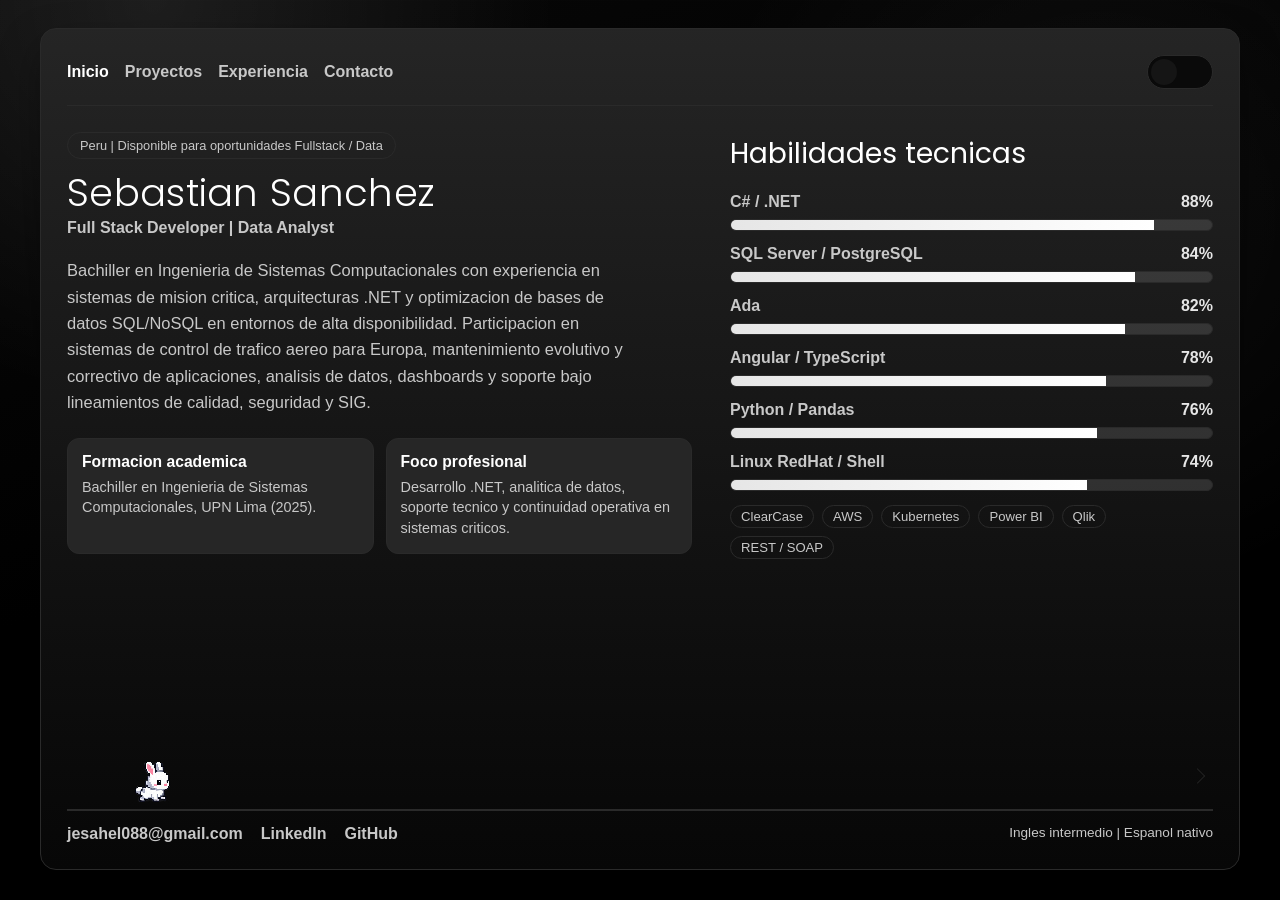
<file: index.html>
<!DOCTYPE html>
<html lang="es">
<head>
    <meta charset="UTF-8">
    <meta name="viewport" content="width=device-width, initial-scale=1.0">
    <title>Sebastian Jesahel | Inicio</title>
    <link rel="icon" type="image/svg+xml" href="img/favicon.svg">
    <link rel="prefetch" href="proyectos.html" as="document">
    <link rel="prefetch" href="experiencia.html" as="document">
    <link rel="prefetch" href="contacto.html" as="document">
    <link href="https://fonts.googleapis.com/css2?family=Poppins:wght@300;400;600&display=swap" rel="stylesheet">
    <link rel="stylesheet" href="Css/styles-menu.css">
</head>
<body class="menu-page dark-mode">
    <section class="nombre" id="intro">
        <div class="titulo-intro">
            <h1>Sebastian Sanchez</h1>
            <span class="linea-intro"></span>
            <p class="subtitulo-intro">Portafolio</p>
        </div>
    </section>

    <main class="contenido-menu">
        <section class="panel-principal">
            <header class="panel-top">
                <nav class="menu-links" aria-label="Navegacion principal">
                    <a href="index.html" class="is-active">Inicio</a>
                    <a href="proyectos.html">Proyectos</a>
                    <a href="experiencia.html">Experiencia</a>
                    <a href="contacto.html">Contacto</a>
                </nav>

                <label class="theme-toggle" for="theme-toggle" aria-label="Cambiar tema">
                    <input id="theme-toggle" type="checkbox">
                    <span class="track">
                        <span class="thumb"></span>
                    </span>
                </label>
            </header>

            <div class="panel-content">
                <article class="perfil reveal">
                    <span class="status-chip">Peru | Disponible para oportunidades Fullstack / Data</span>
                    <h1>Sebastian Sanchez</h1>
                    <p class="rol">Full Stack Developer | Data Analyst</p>
                    <p class="descripcion">
                        Bachiller en Ingenieria de Sistemas Computacionales con experiencia en sistemas de mision critica,
                        arquitecturas .NET y optimizacion de bases de datos SQL/NoSQL en entornos de alta disponibilidad.
                        Participacion en sistemas de control de trafico aereo para Europa, mantenimiento evolutivo y correctivo
                        de aplicaciones, analisis de datos, dashboards y soporte bajo lineamientos de calidad, seguridad y SIG.
                    </p>

                    <div class="quick-metrics">
                        <article class="metric-card">
                            <h3>Formacion academica</h3>
                            <p>Bachiller en Ingenieria de Sistemas Computacionales, UPN Lima (2025).</p>
                        </article>
                        <article class="metric-card">
                            <h3>Foco profesional</h3>
                            <p>Desarrollo .NET, analitica de datos, soporte tecnico y continuidad operativa en sistemas criticos.</p>
                        </article>
                    </div>
                </article>

                <aside class="habilidades reveal">
                    <h2>Habilidades tecnicas</h2>
                    <ul class="skills-list">
                        <li class="skill-item" data-level="88">
                            <div class="skill-head"><span>C# / .NET</span><span class="skill-value">88%</span></div>
                            <div class="bar"><span class="bar-fill"></span></div>
                        </li>
                        <li class="skill-item" data-level="84">
                            <div class="skill-head"><span>SQL Server / PostgreSQL</span><span class="skill-value">84%</span></div>
                            <div class="bar"><span class="bar-fill"></span></div>
                        </li>
                        <li class="skill-item" data-level="82">
                            <div class="skill-head"><span>Ada</span><span class="skill-value">82%</span></div>
                            <div class="bar"><span class="bar-fill"></span></div>
                        </li>
                        <li class="skill-item" data-level="78">
                            <div class="skill-head"><span>Angular / TypeScript</span><span class="skill-value">78%</span></div>
                            <div class="bar"><span class="bar-fill"></span></div>
                        </li>
                        <li class="skill-item" data-level="76">
                            <div class="skill-head"><span>Python / Pandas</span><span class="skill-value">76%</span></div>
                            <div class="bar"><span class="bar-fill"></span></div>
                        </li>
                        <li class="skill-item" data-level="74">
                            <div class="skill-head"><span>Linux RedHat / Shell</span><span class="skill-value">74%</span></div>
                            <div class="bar"><span class="bar-fill"></span></div>
                        </li>
                    </ul>

                    <ul class="project-tags stack-cloud">
                        <li>ClearCase</li>
                        <li>AWS</li>
                        <li>Kubernetes</li>
                        <li>Power BI</li>
                        <li>Qlik</li>
                        <li>REST / SOAP</li>
                    </ul>
                </aside>
            </div>

            <div class="rabbit-lane" data-rabbit-lane aria-label="Pista decorativa">
                <button class="pixel-rabbit" type="button" aria-label="Conejo pixelado interactivo">
                    <span class="rabbit-sprite" aria-hidden="true"></span>
                </button>
            </div>

            <footer class="panel-footer" id="contacto">
                <a href="mailto:jesahel088@gmail.com">jesahel088@gmail.com</a>
                <a href="https://linkedin.com/in/sebastianjesahel" target="_blank" rel="noreferrer">LinkedIn</a>
                <a href="https://github.com/SebastianJesahel08" target="_blank" rel="noreferrer">GitHub</a>
                <span class="foot-note">Ingles intermedio | Espanol nativo</span>
            </footer>
        </section>
    </main>

    <script src="js/theme.js"></script>
    <script src="js/script.js"></script>
    <script src="js/menu.js"></script>
    <script src="js/contacto.js"></script>
    <script src="js/ui.js"></script>
    <script src="js/rabbit.js"></script>
    <script src="js/spa-router.js"></script>
</body>
</html>
</file>
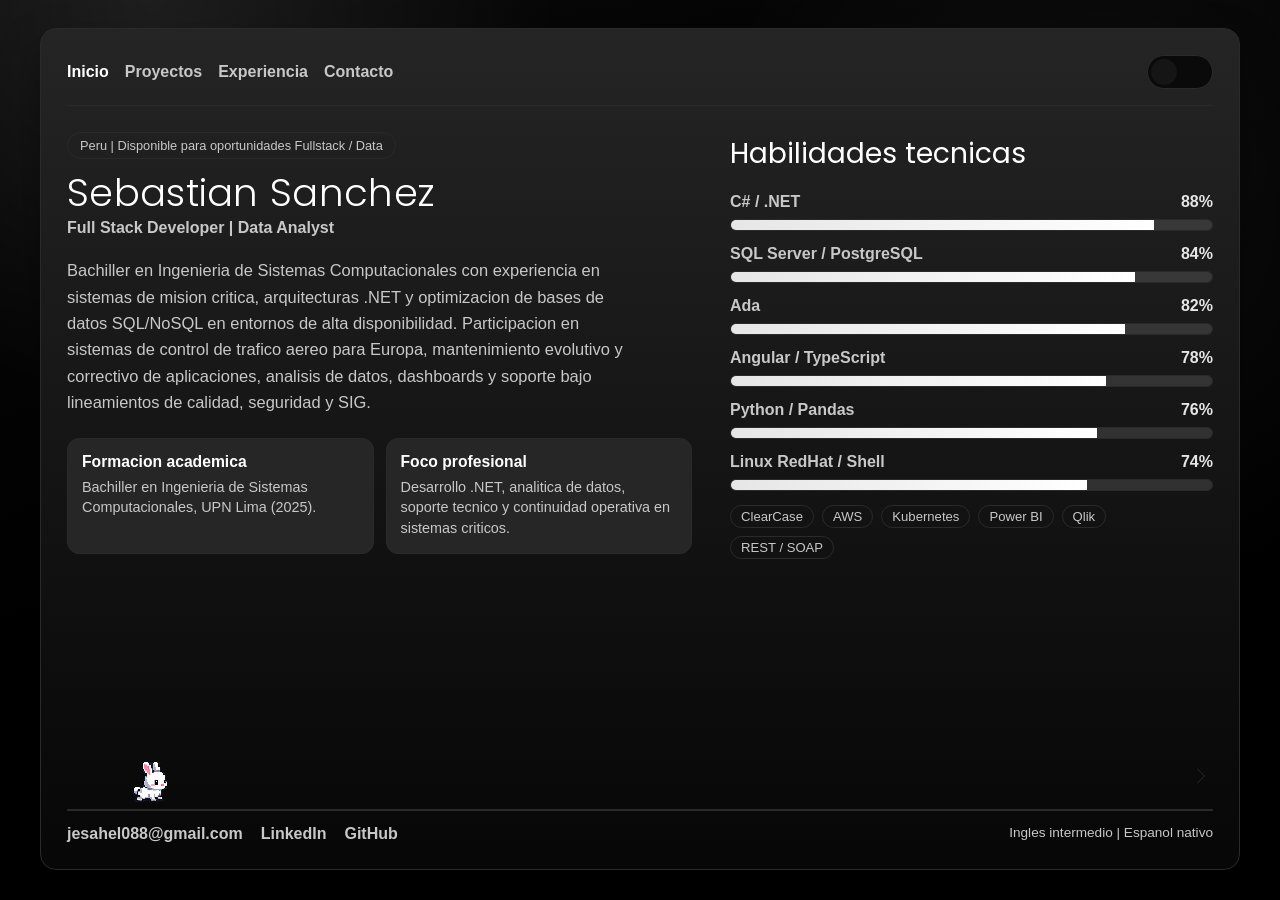
<file: app.html>
<!DOCTYPE html>
<html lang="es">
<head>
    <meta charset="UTF-8">
    <meta name="viewport" content="width=device-width, initial-scale=1.0">
    <title>Redireccionando...</title>
    <meta http-equiv="refresh" content="0;url=index.html#inicio">
    <script>
        window.location.replace("index.html#inicio");
    </script>
</head>
<body></body>
</html>
</file>
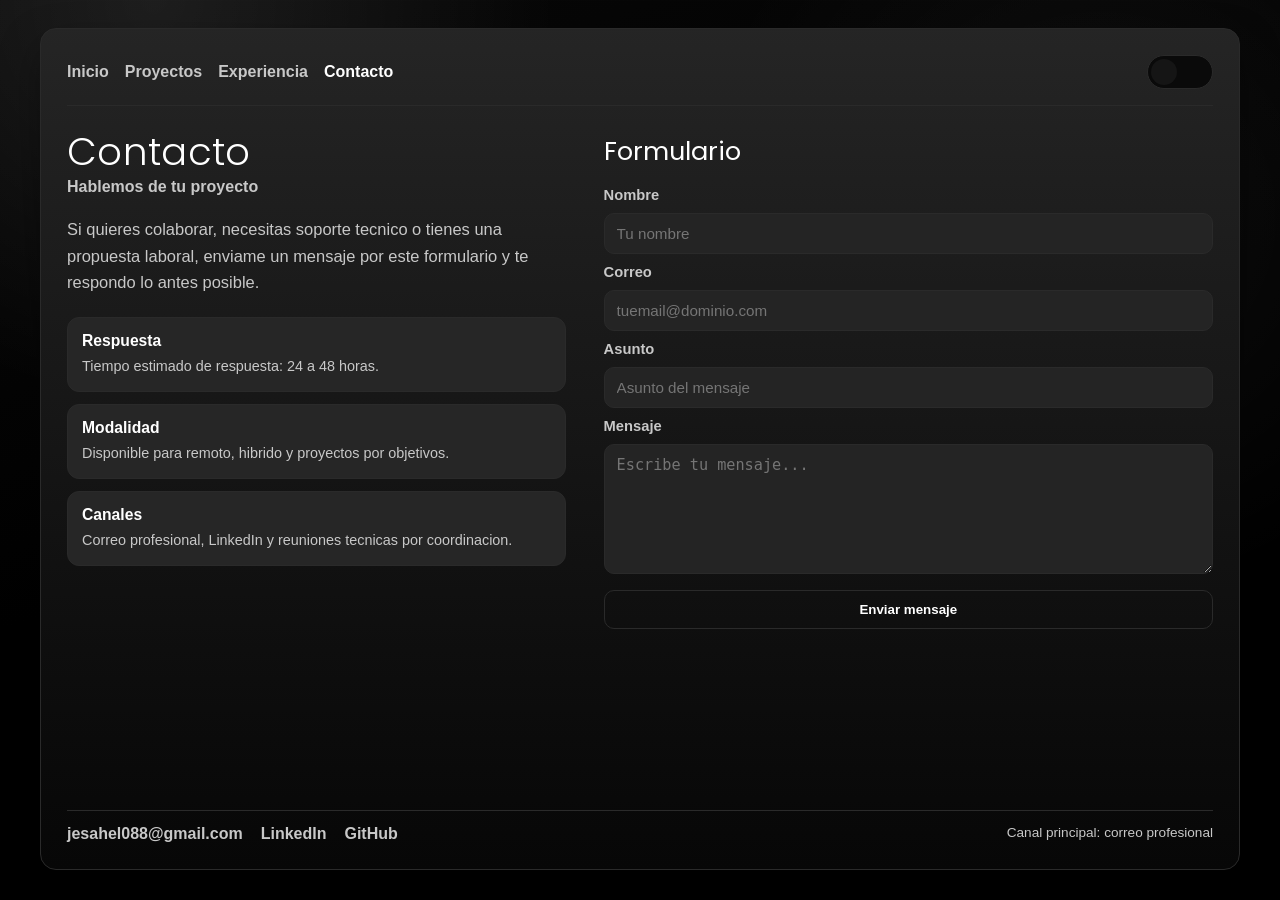
<file: contacto.html>
<!DOCTYPE html>
<html lang="es">
<head>
    <meta charset="UTF-8">
    <meta name="viewport" content="width=device-width, initial-scale=1.0">
    <title>Sebastian Jesahel | Contacto</title>
    <link rel="icon" type="image/svg+xml" href="img/favicon.svg">
    <link rel="prefetch" href="index.html" as="document">
    <link rel="prefetch" href="proyectos.html" as="document">
    <link rel="prefetch" href="experiencia.html" as="document">
    <link href="https://fonts.googleapis.com/css2?family=Poppins:wght@300;400;600&display=swap" rel="stylesheet">
    <link rel="stylesheet" href="Css/styles-menu.css">
</head>
<body class="menu-page dark-mode">
    <main class="contenido-menu">
        <section class="panel-principal">
            <header class="panel-top">
                <nav class="menu-links" aria-label="Navegacion principal">
                    <a href="index.html">Inicio</a>
                    <a href="proyectos.html">Proyectos</a>
                    <a href="experiencia.html">Experiencia</a>
                    <a href="contacto.html" class="is-active">Contacto</a>
                </nav>

                <label class="theme-toggle" for="theme-toggle" aria-label="Cambiar tema">
                    <input id="theme-toggle" type="checkbox">
                    <span class="track">
                        <span class="thumb"></span>
                    </span>
                </label>
            </header>

            <div class="panel-content contact-layout">
                <article class="perfil reveal">
                    <h1>Contacto</h1>
                    <p class="rol">Hablemos de tu proyecto</p>
                    <p class="descripcion">
                        Si quieres colaborar, necesitas soporte tecnico o tienes una propuesta laboral,
                        enviame un mensaje por este formulario y te respondo lo antes posible.
                    </p>

                    <div class="contact-points">
                        <article class="metric-card">
                            <h3>Respuesta</h3>
                            <p>Tiempo estimado de respuesta: 24 a 48 horas.</p>
                        </article>
                        <article class="metric-card">
                            <h3>Modalidad</h3>
                            <p>Disponible para remoto, hibrido y proyectos por objetivos.</p>
                        </article>
                        <article class="metric-card">
                            <h3>Canales</h3>
                            <p>Correo profesional, LinkedIn y reuniones tecnicas por coordinacion.</p>
                        </article>
                    </div>
                </article>

                <section class="contact-card reveal" aria-labelledby="form-title">
                    <h2 id="form-title">Formulario</h2>
                    <form
                        class="contact-form"
                        id="contact-form"
                        action="https://formspree.io/f/meereogq"
                        method="POST"
                    >
                        <input type="hidden" name="_subject" value="Nuevo mensaje desde tu portafolio">
                        <input type="text" name="_gotcha" tabindex="-1" autocomplete="off" class="hp-field" aria-hidden="true">

                        <label for="nombre">Nombre</label>
                        <input id="nombre" name="nombre" type="text" placeholder="Tu nombre" required>

                        <label for="email">Correo</label>
                        <input id="email" name="email" type="email" placeholder="tuemail@dominio.com" required>

                        <label for="asunto">Asunto</label>
                        <input id="asunto" name="asunto" type="text" placeholder="Asunto del mensaje" required>

                        <label for="mensaje">Mensaje</label>
                        <textarea id="mensaje" name="mensaje" rows="5" placeholder="Escribe tu mensaje..." required></textarea>

                        <button type="submit" class="btn-submit">Enviar mensaje</button>
                        <p class="form-feedback" id="form-feedback" aria-live="polite"></p>
                    </form>
                </section>
            </div>

            <footer class="panel-footer">
                <a href="mailto:jesahel088@gmail.com">jesahel088@gmail.com</a>
                <a href="https://linkedin.com/in/sebastianjesahel" target="_blank" rel="noreferrer">LinkedIn</a>
                <a href="https://github.com/SebastianJesahel08" target="_blank" rel="noreferrer">GitHub</a>
                <span class="foot-note">Canal principal: correo profesional</span>
            </footer>
        </section>
        <div class="toast" id="toast" role="status" aria-live="polite"></div>
    </main>

    <script src="js/theme.js"></script>
    <script src="js/contacto.js"></script>
    <script src="js/ui.js"></script>
    <script src="js/menu.js"></script>
    <script src="js/rabbit.js"></script>
    <script src="js/spa-router.js"></script>
</body>
</html>
</file>
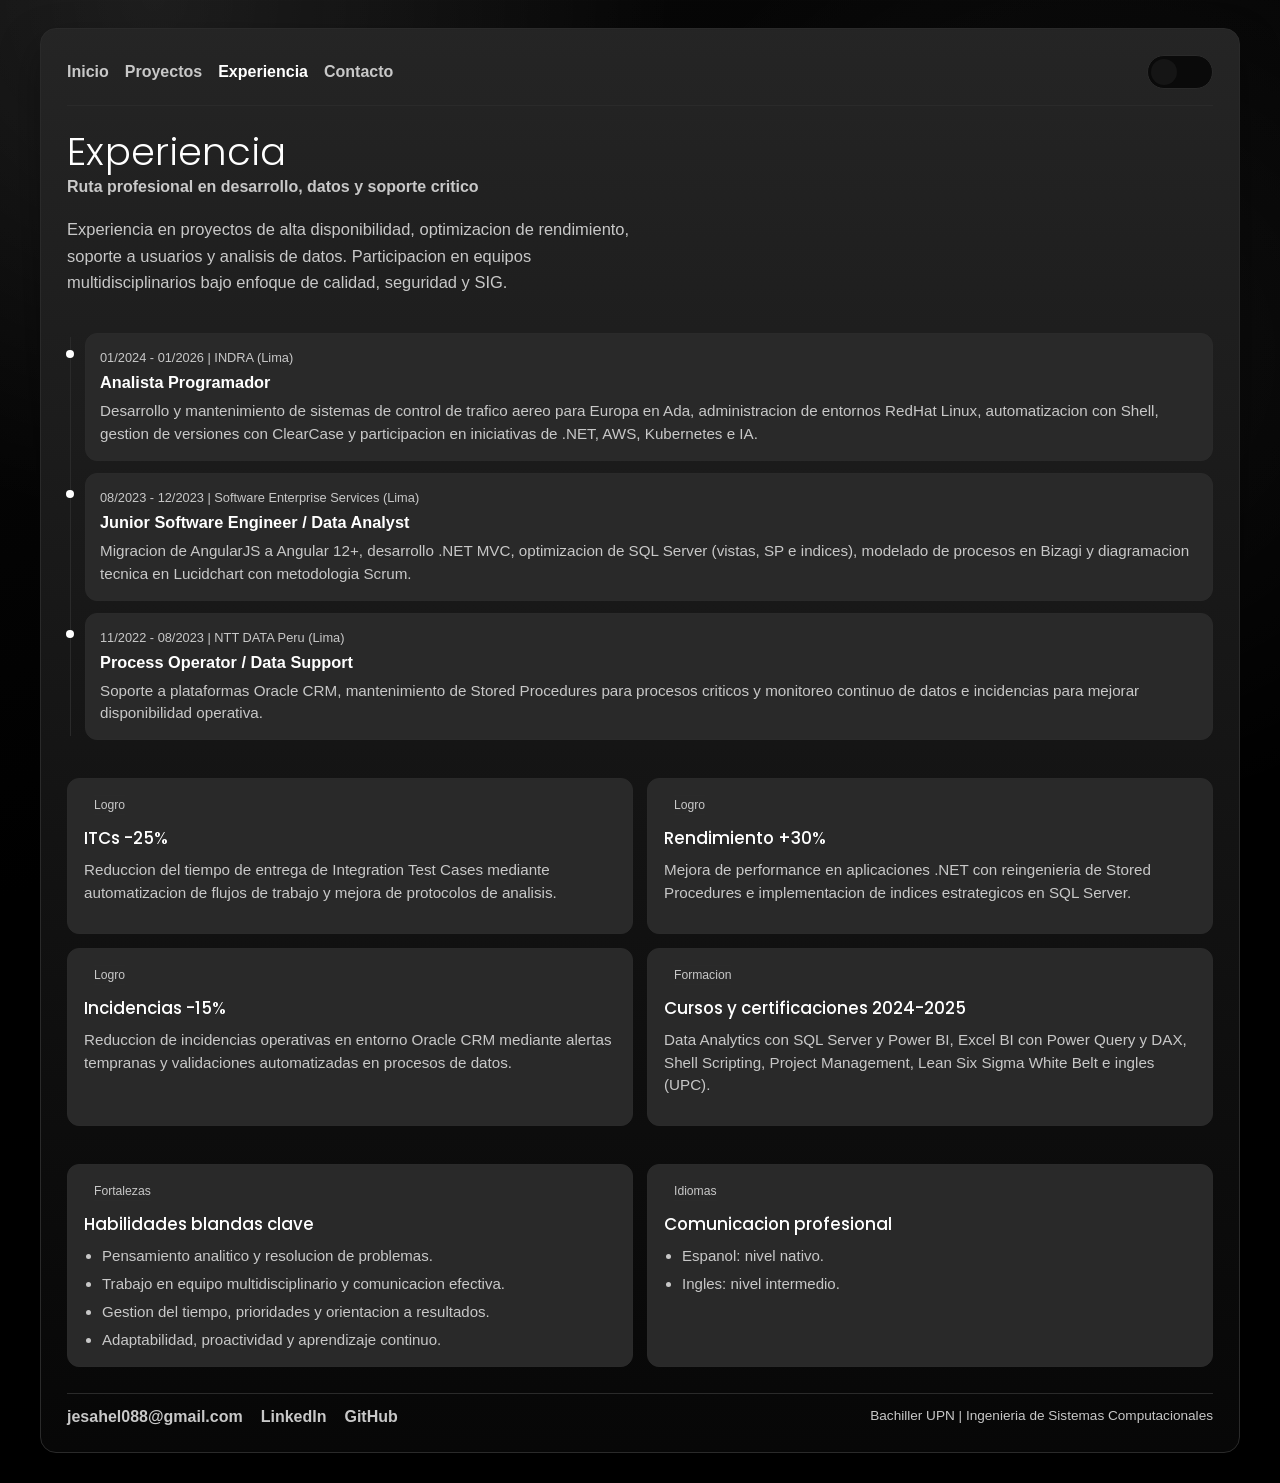
<file: experiencia.html>
<!DOCTYPE html>
<html lang="es">
<head>
    <meta charset="UTF-8">
    <meta name="viewport" content="width=device-width, initial-scale=1.0">
    <title>Sebastian Jesahel | Experiencia</title>
    <link rel="icon" type="image/svg+xml" href="img/favicon.svg">
    <link rel="prefetch" href="index.html" as="document">
    <link rel="prefetch" href="proyectos.html" as="document">
    <link rel="prefetch" href="contacto.html" as="document">
    <link href="https://fonts.googleapis.com/css2?family=Poppins:wght@300;400;600&display=swap" rel="stylesheet">
    <link rel="stylesheet" href="Css/styles-menu.css">
</head>
<body class="menu-page dark-mode">
    <main class="contenido-menu">
        <section class="panel-principal">
            <header class="panel-top">
                <nav class="menu-links" aria-label="Navegacion principal">
                    <a href="index.html">Inicio</a>
                    <a href="proyectos.html">Proyectos</a>
                    <a href="experiencia.html" class="is-active">Experiencia</a>
                    <a href="contacto.html">Contacto</a>
                </nav>

                <label class="theme-toggle" for="theme-toggle" aria-label="Cambiar tema">
                    <input id="theme-toggle" type="checkbox">
                    <span class="track">
                        <span class="thumb"></span>
                    </span>
                </label>
            </header>

            <div class="panel-content experience-layout">
                <article class="perfil reveal">
                    <h1>Experiencia</h1>
                    <p class="rol">Ruta profesional en desarrollo, datos y soporte critico</p>
                    <p class="descripcion">
                        Experiencia en proyectos de alta disponibilidad, optimizacion de rendimiento, soporte a usuarios
                        y analisis de datos. Participacion en equipos multidisciplinarios bajo enfoque de calidad, seguridad y SIG.
                    </p>
                </article>

                <section class="timeline reveal" aria-label="Linea de tiempo profesional">
                    <article class="timeline-item">
                        <span class="time">01/2024 - 01/2026 | INDRA (Lima)</span>
                        <h3>Analista Programador</h3>
                        <p>Desarrollo y mantenimiento de sistemas de control de trafico aereo para Europa en Ada, administracion de entornos RedHat Linux, automatizacion con Shell, gestion de versiones con ClearCase y participacion en iniciativas de .NET, AWS, Kubernetes e IA.</p>
                    </article>

                    <article class="timeline-item">
                        <span class="time">08/2023 - 12/2023 | Software Enterprise Services (Lima)</span>
                        <h3>Junior Software Engineer / Data Analyst</h3>
                        <p>Migracion de AngularJS a Angular 12+, desarrollo .NET MVC, optimizacion de SQL Server (vistas, SP e indices), modelado de procesos en Bizagi y diagramacion tecnica en Lucidchart con metodologia Scrum.</p>
                    </article>

                    <article class="timeline-item">
                        <span class="time">11/2022 - 08/2023 | NTT DATA Peru (Lima)</span>
                        <h3>Process Operator / Data Support</h3>
                        <p>Soporte a plataformas Oracle CRM, mantenimiento de Stored Procedures para procesos criticos y monitoreo continuo de datos e incidencias para mejorar disponibilidad operativa.</p>
                    </article>
                </section>

                <section class="projects-grid reveal" aria-label="Logros y formacion destacada">
                    <article class="project-card">
                        <span class="project-type">Logro</span>
                        <h3>ITCs -25%</h3>
                        <p>Reduccion del tiempo de entrega de Integration Test Cases mediante automatizacion de flujos de trabajo y mejora de protocolos de analisis.</p>
                    </article>

                    <article class="project-card">
                        <span class="project-type">Logro</span>
                        <h3>Rendimiento +30%</h3>
                        <p>Mejora de performance en aplicaciones .NET con reingenieria de Stored Procedures e implementacion de indices estrategicos en SQL Server.</p>
                    </article>

                    <article class="project-card">
                        <span class="project-type">Logro</span>
                        <h3>Incidencias -15%</h3>
                        <p>Reduccion de incidencias operativas en entorno Oracle CRM mediante alertas tempranas y validaciones automatizadas en procesos de datos.</p>
                    </article>

                    <article class="project-card">
                        <span class="project-type">Formacion</span>
                        <h3>Cursos y certificaciones 2024-2025</h3>
                        <p>Data Analytics con SQL Server y Power BI, Excel BI con Power Query y DAX, Shell Scripting, Project Management, Lean Six Sigma White Belt e ingles (UPC).</p>
                    </article>
                </section>

                <section class="projects-grid reveal" aria-label="Fortalezas profesionales">
                    <article class="project-card">
                        <span class="project-type">Fortalezas</span>
                        <h3>Habilidades blandas clave</h3>
                        <ul class="simple-list">
                            <li>Pensamiento analitico y resolucion de problemas.</li>
                            <li>Trabajo en equipo multidisciplinario y comunicacion efectiva.</li>
                            <li>Gestion del tiempo, prioridades y orientacion a resultados.</li>
                            <li>Adaptabilidad, proactividad y aprendizaje continuo.</li>
                        </ul>
                    </article>
                    <article class="project-card">
                        <span class="project-type">Idiomas</span>
                        <h3>Comunicacion profesional</h3>
                        <ul class="simple-list">
                            <li>Espanol: nivel nativo.</li>
                            <li>Ingles: nivel intermedio.</li>
                        </ul>
                    </article>
                </section>
            </div>

            <footer class="panel-footer">
                <a href="mailto:jesahel088@gmail.com">jesahel088@gmail.com</a>
                <a href="https://linkedin.com/in/sebastianjesahel" target="_blank" rel="noreferrer">LinkedIn</a>
                <a href="https://github.com/SebastianJesahel08" target="_blank" rel="noreferrer">GitHub</a>
                <span class="foot-note">Bachiller UPN | Ingenieria de Sistemas Computacionales</span>
            </footer>
        </section>
    </main>

    <script src="js/theme.js"></script>
    <script src="js/ui.js"></script>
    <script src="js/menu.js"></script>
    <script src="js/contacto.js"></script>
    <script src="js/rabbit.js"></script>
    <script src="js/spa-router.js"></script>
</body>
</html>
</file>
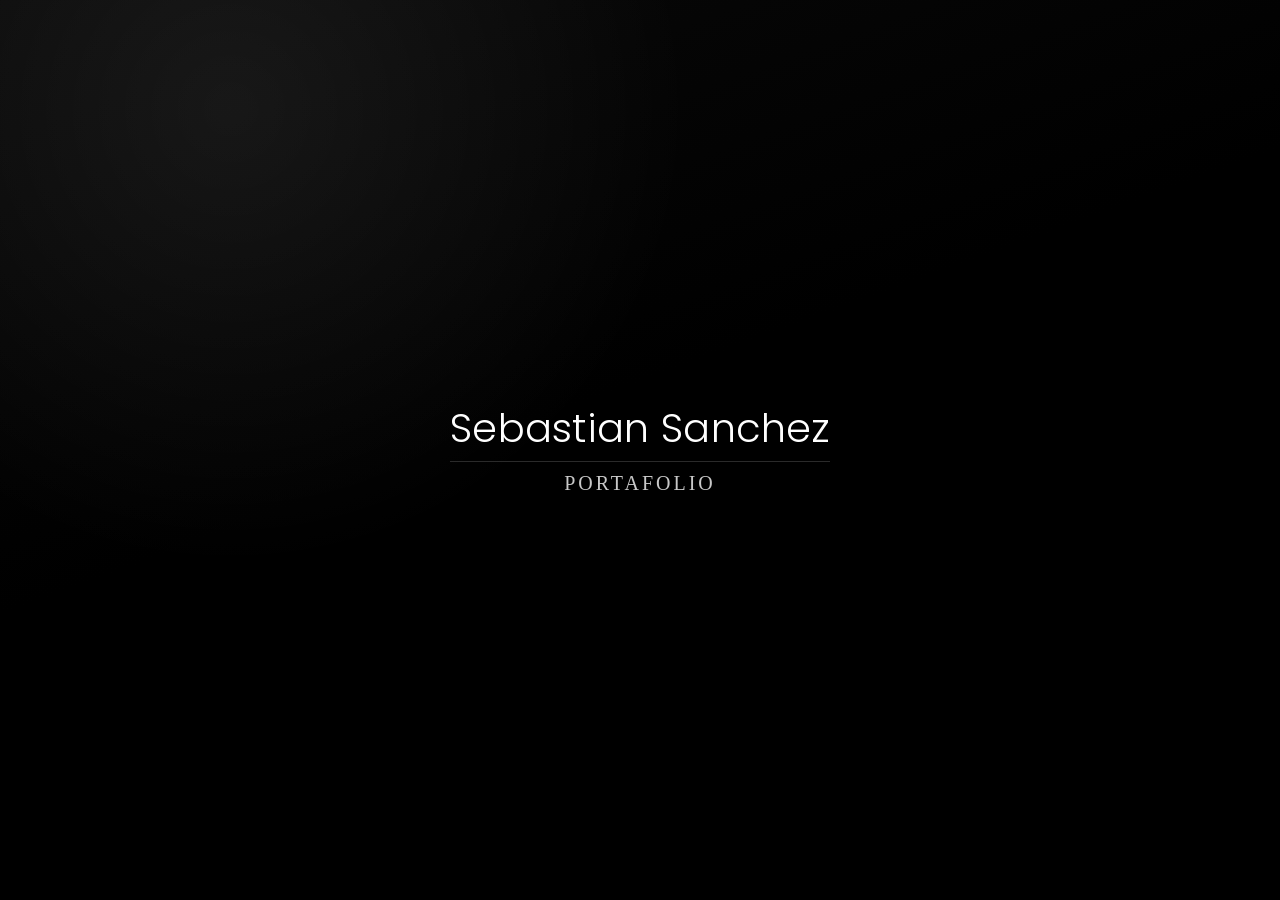
<file: intro.html>
<!DOCTYPE html>
<html lang="es">
<head>
    <meta charset="UTF-8">
    <meta name="viewport" content="width=device-width, initial-scale=1.0">
    <title>Sebastian Sanchez | Portafolio</title>
    <link rel="icon" type="image/svg+xml" href="img/favicon.svg">
    <link href="https://fonts.googleapis.com/css2?family=Poppins:wght@300;400;600&display=swap" rel="stylesheet">
    <link rel="stylesheet" href="Css/styles.css">
</head>
<body class="dark-mode">
<section class="nombre" id="intro">
    <div class="titulo-intro">
        <h1>Sebastian Sanchez</h1>
        <span class="linea-intro"></span>
        <p class="subtitulo-intro">Portafolio</p>
    </div>
</section>
<script src="js/theme.js"></script>
<script src="js/script.js"></script>
</body>
</html>
</file>
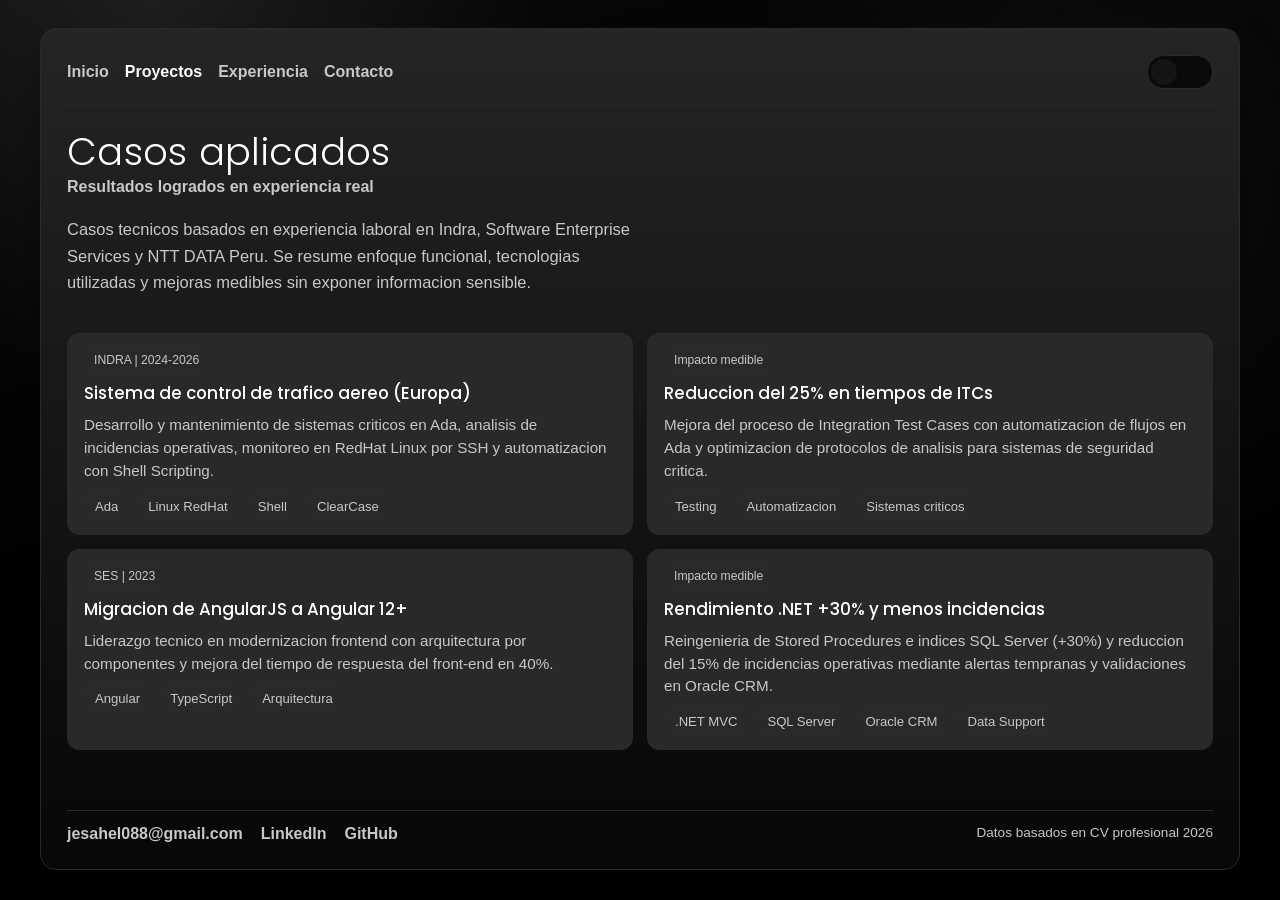
<file: proyectos.html>
<!DOCTYPE html>
<html lang="es">
<head>
    <meta charset="UTF-8">
    <meta name="viewport" content="width=device-width, initial-scale=1.0">
    <title>Sebastian Jesahel | Proyectos</title>
    <link rel="icon" type="image/svg+xml" href="img/favicon.svg">
    <link rel="prefetch" href="index.html" as="document">
    <link rel="prefetch" href="experiencia.html" as="document">
    <link rel="prefetch" href="contacto.html" as="document">
    <link href="https://fonts.googleapis.com/css2?family=Poppins:wght@300;400;600&display=swap" rel="stylesheet">
    <link rel="stylesheet" href="Css/styles-menu.css">
</head>
<body class="menu-page dark-mode">
    <main class="contenido-menu">
        <section class="panel-principal">
            <header class="panel-top">
                <nav class="menu-links" aria-label="Navegacion principal">
                    <a href="index.html">Inicio</a>
                    <a href="proyectos.html" class="is-active">Proyectos</a>
                    <a href="experiencia.html">Experiencia</a>
                    <a href="contacto.html">Contacto</a>
                </nav>

                <label class="theme-toggle" for="theme-toggle" aria-label="Cambiar tema">
                    <input id="theme-toggle" type="checkbox">
                    <span class="track">
                        <span class="thumb"></span>
                    </span>
                </label>
            </header>

            <div class="panel-content projects-layout">
                <article class="perfil reveal">
                    <h1>Casos aplicados</h1>
                    <p class="rol">Resultados logrados en experiencia real</p>
                    <p class="descripcion">
                        Casos tecnicos basados en experiencia laboral en Indra, Software Enterprise Services y NTT DATA Peru.
                        Se resume enfoque funcional, tecnologias utilizadas y mejoras medibles sin exponer informacion sensible.
                    </p>
                </article>

                <section class="projects-grid reveal" aria-label="Lista de casos">
                    <article class="project-card">
                        <span class="project-type">INDRA | 2024-2026</span>
                        <h3>Sistema de control de trafico aereo (Europa)</h3>
                        <p>
                            Desarrollo y mantenimiento de sistemas criticos en Ada, analisis de incidencias operativas,
                            monitoreo en RedHat Linux por SSH y automatizacion con Shell Scripting.
                        </p>
                        <ul class="project-tags">
                            <li>Ada</li>
                            <li>Linux RedHat</li>
                            <li>Shell</li>
                            <li>ClearCase</li>
                        </ul>
                    </article>

                    <article class="project-card">
                        <span class="project-type">Impacto medible</span>
                        <h3>Reduccion del 25% en tiempos de ITCs</h3>
                        <p>
                            Mejora del proceso de Integration Test Cases con automatizacion de flujos en Ada y
                            optimizacion de protocolos de analisis para sistemas de seguridad critica.
                        </p>
                        <ul class="project-tags">
                            <li>Testing</li>
                            <li>Automatizacion</li>
                            <li>Sistemas criticos</li>
                        </ul>
                    </article>

                    <article class="project-card">
                        <span class="project-type">SES | 2023</span>
                        <h3>Migracion de AngularJS a Angular 12+</h3>
                        <p>
                            Liderazgo tecnico en modernizacion frontend con arquitectura por componentes y mejora del
                            tiempo de respuesta del front-end en 40%.
                        </p>
                        <ul class="project-tags">
                            <li>Angular</li>
                            <li>TypeScript</li>
                            <li>Arquitectura</li>
                        </ul>
                    </article>

                    <article class="project-card">
                        <span class="project-type">Impacto medible</span>
                        <h3>Rendimiento .NET +30% y menos incidencias</h3>
                        <p>
                            Reingenieria de Stored Procedures e indices SQL Server (+30%) y reduccion del 15% de incidencias
                            operativas mediante alertas tempranas y validaciones en Oracle CRM.
                        </p>
                        <ul class="project-tags">
                            <li>.NET MVC</li>
                            <li>SQL Server</li>
                            <li>Oracle CRM</li>
                            <li>Data Support</li>
                        </ul>
                    </article>
                </section>
            </div>

            <footer class="panel-footer">
                <a href="mailto:jesahel088@gmail.com">jesahel088@gmail.com</a>
                <a href="https://linkedin.com/in/sebastianjesahel" target="_blank" rel="noreferrer">LinkedIn</a>
                <a href="https://github.com/SebastianJesahel08" target="_blank" rel="noreferrer">GitHub</a>
                <span class="foot-note">Datos basados en CV profesional 2026</span>
            </footer>
        </section>
    </main>

    <script src="js/theme.js"></script>
    <script src="js/ui.js"></script>
    <script src="js/menu.js"></script>
    <script src="js/contacto.js"></script>
    <script src="js/rabbit.js"></script>
    <script src="js/spa-router.js"></script>
</body>
</html>
</file>
<file: Css/styles-menu.css>
* {
    margin: 0;
    padding: 0;
    box-sizing: border-box;
}

html {
    min-height: 100%;
    background-color: #000000;
}

:root {
    --bg: #000000;
    --bg-soft: #090909;
    --text: #ffffff;
    --text-soft: #c8c8c8;
    --line: #2a2a2a;
    --card: #070707;
    --accent: #ffffff;
    --accent-strong: #e6e6e6;
    --shadow: 0 18px 40px rgba(0, 0, 0, 0.35);
    --rabbit-main: #f2f2f2;
    --rabbit-shade: #d8d8d8;
    --rabbit-ear: #f4c8d8;
    --rabbit-nose: #ff8ab4;
    --rabbit-outline: #0f0f10;
}

.menu-page.light-mode {
    --bg: #ffffff;
    --bg-soft: #f7f7f7;
    --text: #0b0b0b;
    --text-soft: #424242;
    --line: #d4d4d4;
    --card: #ffffff;
    --accent: #000000;
    --accent-strong: #1e1e1e;
    --shadow: 0 18px 40px rgba(0, 0, 0, 0.09);
    --rabbit-main: #bcbec6;
    --rabbit-shade: #989ca8;
    --rabbit-ear: #dcc4d2;
    --rabbit-nose: #da6d98;
    --rabbit-outline: #141418;
}

body {
    min-height: 100vh;
    min-height: 100dvh;
    font-family: Arial, Helvetica, sans-serif;
    color: var(--text);
    background-color: var(--bg);
    background:
        radial-gradient(circle at 12% 0%, rgba(255, 255, 255, 0.09), transparent 28%),
        radial-gradient(circle at 86% 24%, rgba(255, 255, 255, 0.05), transparent 32%),
        linear-gradient(160deg, var(--bg-soft), var(--bg) 52%);
    transition: background 0.35s ease, color 0.35s ease;
    overflow-x: hidden;
}

body::before {
    content: none;
}

.nombre {
    position: fixed;
    inset: 0;
    width: 100%;
    height: 100vh;
    padding: 0 20px;
    display: flex;
    justify-content: center;
    align-items: center;
    background:
        radial-gradient(circle at 18% 12%, rgba(255, 255, 255, 0.07), transparent 35%),
        linear-gradient(160deg, var(--bg-soft), var(--bg) 45%);
    z-index: 20;
    transition: opacity 0.38s ease, visibility 0.38s ease, transform 0.38s ease;
    transform: translateY(0);
    animation: introAutoHide 3.8s forwards;
}

.titulo-intro {
    display: inline-flex;
    flex-direction: column;
    align-items: stretch;
    gap: 10px;
    opacity: 0;
    animation: aparecer 1.2s forwards;
}

.nombre h1 {
    font-size: clamp(32px, 6vw, 40px);
    text-align: center;
    font-family: "Poppins", sans-serif;
    font-weight: 300;
    letter-spacing: 0.3px;
    line-height: 1.15;
}

.linea-intro {
    width: 100%;
    height: 1px;
    background: var(--line);
}

.subtitulo-intro {
    color: var(--text-soft);
    font-size: clamp(16px, 3.5vw, 20px);
    letter-spacing: clamp(2px, 0.5vw, 3px);
    text-transform: uppercase;
    text-align: center;
    font-family: "Times New Roman", Georgia, serif;
}

.nombre.oculto {
    opacity: 0;
    visibility: hidden;
    transform: translateY(26px);
}

@keyframes aparecer {
    from {
        opacity: 0;
        transform: translateY(20px);
    }
    to {
        opacity: 1;
        transform: translateY(0);
    }
}

@keyframes introAutoHide {
    0%,
    78% {
        opacity: 1;
        visibility: visible;
        transform: translateY(0);
    }
    100% {
        opacity: 0;
        visibility: hidden;
        transform: translateY(26px);
    }
}

.contenido-menu {
    width: min(1200px, calc(100% - 30px));
    margin: 0 auto;
    min-height: 100vh;
    min-height: 100dvh;
    padding: 28px 0 30px;
    display: flex;
}

.panel-principal {
    flex: 1;
    background:
        linear-gradient(180deg, color-mix(in srgb, var(--card) 88%, var(--text) 12%), var(--card));
    border: 1.5px solid var(--line);
    border-radius: 16px;
    padding: 26px;
    box-shadow: var(--shadow);
    display: flex;
    flex-direction: column;
}

.panel-top {
    display: flex;
    justify-content: space-between;
    align-items: center;
    gap: 20px;
    border-bottom: 1px solid var(--line);
    padding-bottom: 16px;
}

.menu-links {
    display: flex;
    gap: 16px;
    flex-wrap: wrap;
}

.menu-links a {
    position: relative;
    text-decoration: none;
    color: var(--text-soft);
    font-weight: 600;
    transition: color 0.2s ease, letter-spacing 0.2s ease;
}

.menu-links a:hover {
    color: var(--accent);
    font-weight: 700;
    letter-spacing: 0.15px;
}

.menu-links a.is-active {
    color: var(--accent);
    font-weight: 700;
}

.menu-links a:focus-visible,
.panel-footer a:focus-visible,
.btn-submit:focus-visible,
.contact-form input:focus-visible,
.contact-form textarea:focus-visible {
    outline: 2px solid color-mix(in srgb, var(--accent) 60%, var(--line));
    outline-offset: 2px;
}

.theme-toggle {
    cursor: pointer;
}

.theme-toggle input {
    display: none;
}

.track {
    width: 66px;
    height: 34px;
    border-radius: 99px;
    border: 1.5px solid var(--line);
    display: inline-flex;
    align-items: center;
    padding: 3px;
    background: #0a0a0a;
    transition: background 0.25s ease;
}

.menu-page.light-mode .track {
    background: #efefef;
}

.thumb {
    width: 26px;
    height: 26px;
    border-radius: 50%;
    background: #151515;
    transform: translateX(0);
    transition: transform 0.25s ease, background 0.25s ease;
}

.theme-toggle input:checked + .track .thumb {
    transform: translateX(30px);
    background: #ffffff;
}

.panel-content {
    flex: 1;
    display: grid;
    grid-template-columns: 1.1fr 0.85fr;
    gap: 38px;
    padding: 26px 0;
    align-content: start;
    position: relative;
    z-index: 1;
}

.perfil h1 {
    font-size: clamp(2rem, 3vw, 3rem);
    line-height: 1.05;
    margin-bottom: 6px;
    font-family: "Poppins", sans-serif;
    font-weight: 300;
    letter-spacing: 0.3px;
}

.rol {
    color: var(--text-soft);
    font-weight: 600;
    margin-bottom: 20px;
}

.descripcion {
    color: var(--text-soft);
    line-height: 1.6;
    max-width: 62ch;
    font-size: 1.03rem;
}

.status-chip {
    display: inline-flex;
    align-items: center;
    border: 1px solid var(--line);
    border-radius: 999px;
    padding: 5px 12px;
    font-size: 0.8rem;
    color: var(--text-soft);
    margin-bottom: 14px;
}

.quick-metrics,
.contact-points {
    margin-top: 22px;
    display: grid;
    gap: 12px;
}

.quick-metrics {
    grid-template-columns: repeat(2, minmax(0, 1fr));
}

.metric-card {
    border: 1px solid var(--line);
    border-radius: 12px;
    padding: 14px;
    background: color-mix(in srgb, var(--bg) 85%, var(--text) 15%);
}

.metric-card h3 {
    font-size: 0.98rem;
    margin-bottom: 6px;
    font-weight: 700;
}

.metric-card p {
    font-size: 0.9rem;
    color: var(--text-soft);
    line-height: 1.45;
}

.habilidades h2 {
    font-size: clamp(1.5rem, 2.2vw, 2rem);
    margin-bottom: 18px;
    font-family: "Poppins", sans-serif;
    font-weight: 400;
}

.skills-list {
    list-style: none;
    display: grid;
    gap: 14px;
}

.skill-item {
    display: grid;
    gap: 8px;
}

.skill-head {
    display: flex;
    justify-content: space-between;
    align-items: center;
    font-weight: 700;
}

.skill-head span:first-child {
    color: var(--text-soft);
}

.skill-value {
    color: var(--accent-strong);
}

.bar {
    width: 100%;
    height: 12px;
    border-radius: 999px;
    background: color-mix(in srgb, var(--text) 12%, transparent);
    overflow: hidden;
    border: 1px solid var(--line);
}

.bar-fill {
    display: block;
    height: 100%;
    width: 0;
    background: linear-gradient(90deg, var(--accent-strong), var(--accent));
    transition: width 0.75s ease;
}

.panel-footer {
    border-top: 1px solid var(--line);
    padding-top: 14px;
    display: flex;
    gap: 18px;
    flex-wrap: wrap;
}

.rabbit-lane {
    position: relative;
    height: 68px;
    margin-top: 8px;
    border-bottom: 1px solid var(--line);
    overflow: visible;
    z-index: 3;
}

.rabbit-lane::after {
    content: "";
    position: absolute;
    right: 10px;
    top: 50%;
    width: 10px;
    height: 10px;
    border-top: 1px solid var(--line);
    border-right: 1px solid var(--line);
    transform: translateY(-50%) rotate(45deg);
    opacity: 0.75;
}

.pixel-rabbit {
    position: absolute;
    left: 6px;
    bottom: 1px;
    width: 52px;
    height: 46px;
    border: 0;
    background: transparent;
    padding: 0;
    cursor: pointer;
    transform-origin: center bottom;
    z-index: 4;
}

.rabbit-sprite {
    display: block;
    width: 100%;
    height: 100%;
    background-image: url("../img/walk1.png");
    background-repeat: no-repeat;
    background-size: contain;
    background-position: center bottom;
    image-rendering: pixelated;
    image-rendering: crisp-edges;
    position: relative;
}

.menu-page.light-mode .rabbit-sprite {
    filter: grayscale(0.55) brightness(0.92);
}

.panel-footer a {
    text-decoration: none;
    color: var(--text-soft);
    font-weight: 600;
    transition: color 0.2s ease;
}

.panel-footer a:hover {
    color: var(--accent);
}

.foot-note {
    margin-left: auto;
    color: var(--text-soft);
    font-size: 0.85rem;
}

.contact-layout {
    grid-template-columns: 0.9fr 1.1fr;
    align-items: start;
}

.contact-card h2 {
    font-size: clamp(1.4rem, 2vw, 1.8rem);
    margin-bottom: 16px;
    font-family: "Poppins", sans-serif;
    font-weight: 400;
}

.contact-form {
    display: grid;
    gap: 10px;
}

.hp-field {
    display: none;
}

.contact-form label {
    color: var(--text-soft);
    font-weight: 600;
    font-size: 0.92rem;
}

.contact-form input,
.contact-form textarea {
    width: 100%;
    border: 1px solid var(--line);
    border-radius: 10px;
    background: color-mix(in srgb, var(--bg) 86%, var(--text) 14%);
    color: var(--text);
    padding: 11px 12px;
    font-size: 0.95rem;
    outline: none;
    transition: border-color 0.2s ease, background 0.2s ease;
}

.contact-form input:focus,
.contact-form textarea:focus {
    border-color: color-mix(in srgb, var(--accent) 45%, var(--line));
    background: color-mix(in srgb, var(--bg) 80%, var(--text) 20%);
}

.contact-form textarea {
    resize: vertical;
    min-height: 130px;
}

.btn-submit {
    margin-top: 6px;
    border: 1px solid var(--line);
    border-radius: 10px;
    padding: 11px 14px;
    background: transparent;
    color: var(--text);
    font-weight: 700;
    cursor: pointer;
    transition: background 0.2s ease, color 0.2s ease;
}

.btn-submit:hover {
    background: var(--accent);
    color: var(--bg);
}

.btn-submit:disabled {
    opacity: 0.65;
    cursor: not-allowed;
}

.form-feedback {
    min-height: 20px;
    font-size: 0.92rem;
    color: var(--text-soft);
}

.form-feedback.is-success {
    color: color-mix(in srgb, #66d48f 72%, var(--text) 28%);
}

.form-feedback.is-error {
    color: color-mix(in srgb, #ff7d7d 72%, var(--text) 28%);
}

.projects-layout {
    grid-template-columns: 1fr;
    align-content: start;
}

.projects-grid {
    display: grid;
    grid-template-columns: repeat(2, minmax(0, 1fr));
    gap: 14px;
}

.project-card {
    border: 1px solid var(--line);
    border-radius: 12px;
    padding: 16px;
    background: color-mix(in srgb, var(--bg) 84%, var(--text) 16%);
    transition: transform 0.2s ease, border-color 0.2s ease;
}

.project-card:hover {
    transform: translateY(-2px);
    border-color: color-mix(in srgb, var(--accent) 40%, var(--line));
}

.project-type {
    display: inline-block;
    border: 1px solid var(--line);
    border-radius: 999px;
    padding: 2px 9px;
    margin-bottom: 10px;
    font-size: 0.76rem;
    color: var(--text-soft);
}

.project-card h3 {
    font-size: 1.05rem;
    margin-bottom: 8px;
    font-family: "Poppins", sans-serif;
    font-weight: 500;
}

.project-card p {
    color: var(--text-soft);
    font-size: 0.95rem;
    line-height: 1.5;
    margin-bottom: 12px;
}

.project-tags {
    list-style: none;
    display: flex;
    flex-wrap: wrap;
    gap: 8px;
}

.project-tags li {
    border: 1px solid var(--line);
    border-radius: 999px;
    padding: 3px 10px;
    font-size: 0.82rem;
    color: var(--text-soft);
}

.stack-cloud {
    margin-top: 14px;
}

.experience-layout {
    grid-template-columns: 1fr;
    align-content: start;
}

.timeline {
    position: relative;
    display: grid;
    gap: 12px;
    padding-left: 18px;
}

.timeline::before {
    content: "";
    position: absolute;
    left: 3px;
    top: 4px;
    bottom: 4px;
    width: 1px;
    background: var(--line);
}

.timeline-item {
    position: relative;
    border: 1px solid var(--line);
    border-radius: 12px;
    padding: 14px;
    background: color-mix(in srgb, var(--bg) 84%, var(--text) 16%);
}

.timeline-item::before {
    content: "";
    position: absolute;
    left: -20px;
    top: 16px;
    width: 8px;
    height: 8px;
    border-radius: 50%;
    background: var(--accent);
}

.timeline-item .time {
    display: inline-block;
    margin-bottom: 8px;
    font-size: 0.8rem;
    color: var(--text-soft);
}

.timeline-item h3 {
    margin-bottom: 8px;
    font-size: 1.02rem;
}

.timeline-item p {
    color: var(--text-soft);
    line-height: 1.5;
    font-size: 0.95rem;
}

.simple-list {
    margin: 0;
    padding-left: 18px;
    display: grid;
    gap: 6px;
    color: var(--text-soft);
    font-size: 0.94rem;
    line-height: 1.45;
}

.reveal {
    opacity: 0;
    transform: translateY(12px);
    transition: opacity 0.45s ease, transform 0.45s ease;
}

.reveal.in-view {
    opacity: 1;
    transform: translateY(0);
}

.toast {
    position: fixed;
    right: 18px;
    bottom: 18px;
    max-width: min(360px, calc(100% - 24px));
    border: 1px solid var(--line);
    border-radius: 12px;
    padding: 12px 14px;
    color: var(--text);
    background: color-mix(in srgb, var(--card) 82%, var(--text) 18%);
    box-shadow: var(--shadow);
    opacity: 0;
    transform: translateY(8px);
    pointer-events: none;
    transition: opacity 0.25s ease, transform 0.25s ease;
    z-index: 4;
}

.toast.show {
    opacity: 1;
    transform: translateY(0);
}

.toast.success {
    border-color: color-mix(in srgb, #66d48f 45%, var(--line));
}

.toast.error {
    border-color: color-mix(in srgb, #ff7d7d 45%, var(--line));
}

@media (max-width: 960px) {
    .panel-content {
        grid-template-columns: 1fr;
        gap: 24px;
    }

    .contact-layout {
        grid-template-columns: 1fr;
    }

    .projects-grid {
        grid-template-columns: 1fr;
    }

    .quick-metrics {
        grid-template-columns: 1fr;
    }

    .foot-note {
        width: 100%;
        margin-left: 0;
    }
}

@media (max-width: 640px) {
    .contenido-menu {
        width: calc(100% - 16px);
        padding: 18px 0;
    }

    .panel-principal {
        padding: 18px;
    }

    .panel-top {
        align-items: flex-start;
        flex-direction: column;
    }
}
</file>
<file: Css/styles.css>
* {
    margin: 0;
    padding: 0;
    box-sizing: border-box;
}

:root {
    --bg: #000000;
    --bg-soft: #090909;
    --text: #ffffff;
    --text-soft: #c8c8c8;
    --line: #2a2a2a;
}

body.light-mode {
    --bg: #ffffff;
    --bg-soft: #f7f7f7;
    --text: #0b0b0b;
    --text-soft: #424242;
    --line: #d4d4d4;
}

body {
    min-height: 100vh;
    font-family: Arial, Helvetica, sans-serif;
    color: var(--text);
    background:
        radial-gradient(circle at 18% 12%, rgba(255, 255, 255, 0.07), transparent 35%),
        linear-gradient(160deg, var(--bg-soft), var(--bg) 45%);
}

.nombre {
    position: fixed;
    inset: 0;
    width: 100%;
    height: 100vh;
    padding: 0 20px;
    display: flex;
    justify-content: center;
    align-items: center;
    background:
        radial-gradient(circle at 18% 12%, rgba(255, 255, 255, 0.07), transparent 35%),
        linear-gradient(160deg, var(--bg-soft), var(--bg) 45%);
    z-index: 2;
    transition: opacity 0.8s ease, visibility 0.8s ease;
}

.nombre h1 {
    font-size: clamp(32px, 6vw, 40px);
    text-align: center;
    font-family: "Poppins", sans-serif;
    font-weight: 300;
    letter-spacing: 0.3px;
    line-height: 1.15;
}

.titulo-intro {
    display: inline-flex;
    flex-direction: column;
    align-items: stretch;
    gap: 10px;
    opacity: 0;
    animation: aparecer 1.2s forwards;
}

.linea-intro {
    width: 100%;
    height: 1px;
    background: var(--line);
}

.subtitulo-intro {
    color: var(--text-soft);
    font-size: clamp(16px, 3.5vw, 20px);
    letter-spacing: clamp(2px, 0.5vw, 3px);
    text-transform: uppercase;
    text-align: center;
    font-family: "Times New Roman", Georgia, serif;
}

.nombre.oculto {
    opacity: 0;
    visibility: hidden;
}

@keyframes aparecer {
    from {
        opacity: 0;
        transform: translateY(20px);
    }
    to {
        opacity: 1;
        transform: translateY(0);
    }
}

@media (max-width: 768px) {
    .titulo-intro {
        gap: 8px;
    }
}

@media (max-width: 480px) {
    .nombre {
        padding: 0 14px;
    }

    .nombre h1 {
        letter-spacing: 0.2px;
    }

    .subtitulo-intro {
        letter-spacing: 2px;
    }
}
</file>
